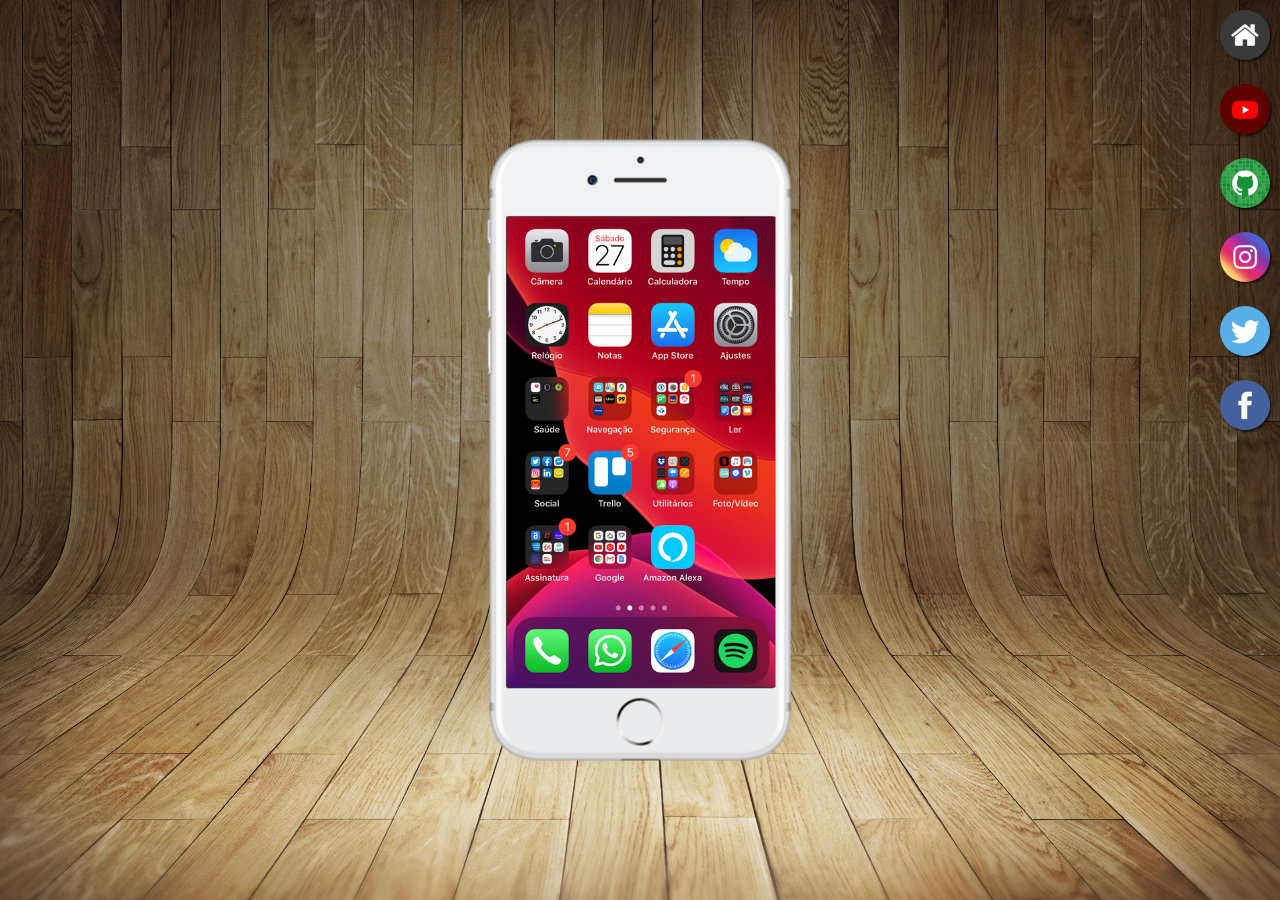
<file: index.html>
<!DOCTYPE html>
<html lang="pt-br">
<head>
    <meta charset="UTF-8">
    <meta name="viewport" content="width=device-width, initial-scale=1.0">
    <link rel="shortcut icon" href="favicon.ico" type="icone do site">
    <title>Minhas Redes Sociais</title>
    <link rel="stylesheet" href="estilos/style.css">
</head>
<body>
    <main>
        <section id="telefone">
            <iframe src="home.html" name="tela" id="tela" frameborder="0">
                Seu navegador não é compatível com isso.
            </iframe>
        </section>
        <section id="redes-sociais">
            <a href="home.html" target="tela"><img src="imagens/logo-home.jpg" alt="Home"></a><br>
            <a href="youtube.html" target="tela"><img src="imagens/logo-youtube.jpg" alt="YouTube"></a><br>
            <a href="github.html" target="tela"><img src="imagens/logo-github.jpg" alt="GitHub"></a><br>
            <a href="instagram.html" target="tela"><img src="imagens/logo-instagram.jpg" alt="Instagram"></a><br>
            <a href="#"><img src="imagens/logo-twitter.jpg" alt="Twitter"></a><br>
            <a href="#"><img src="imagens/logo-facebook.jpg" alt="Facebook"></a>
        </section>
    </main>
</body>
</html>
</file>
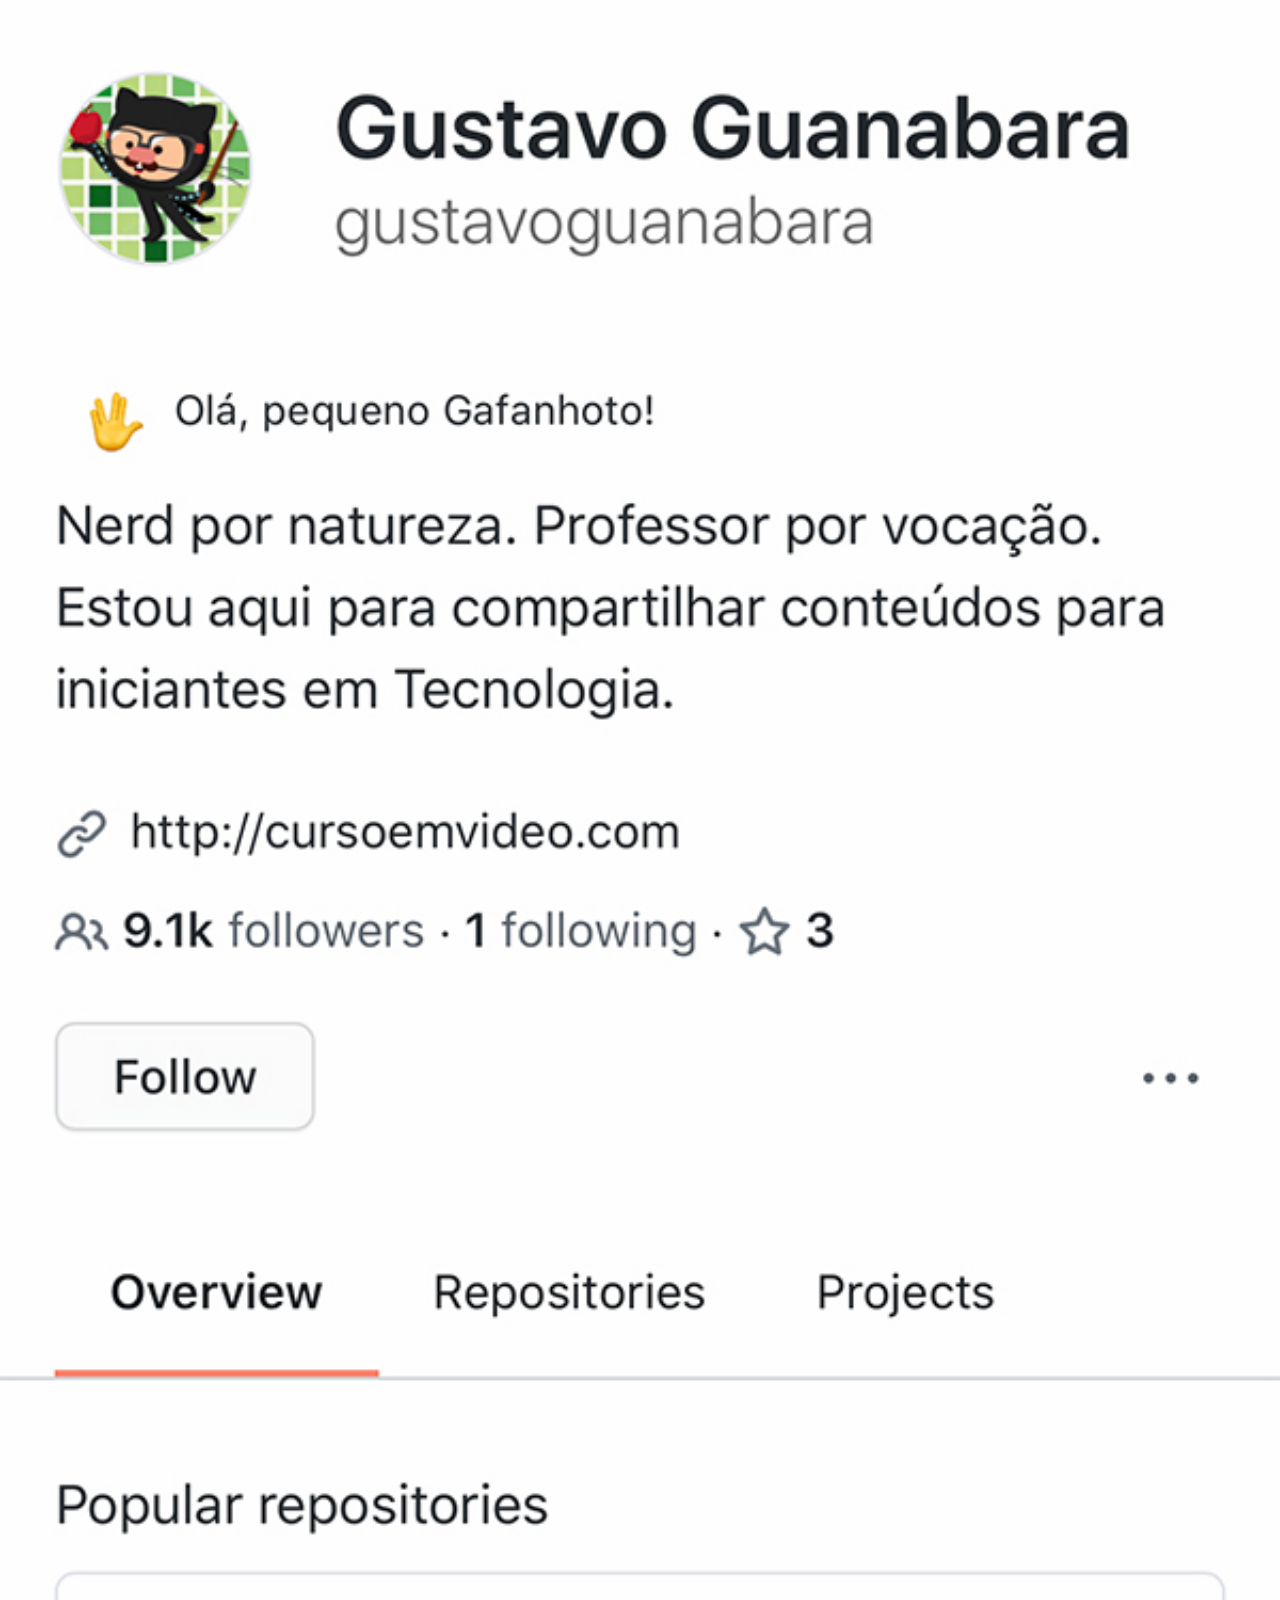
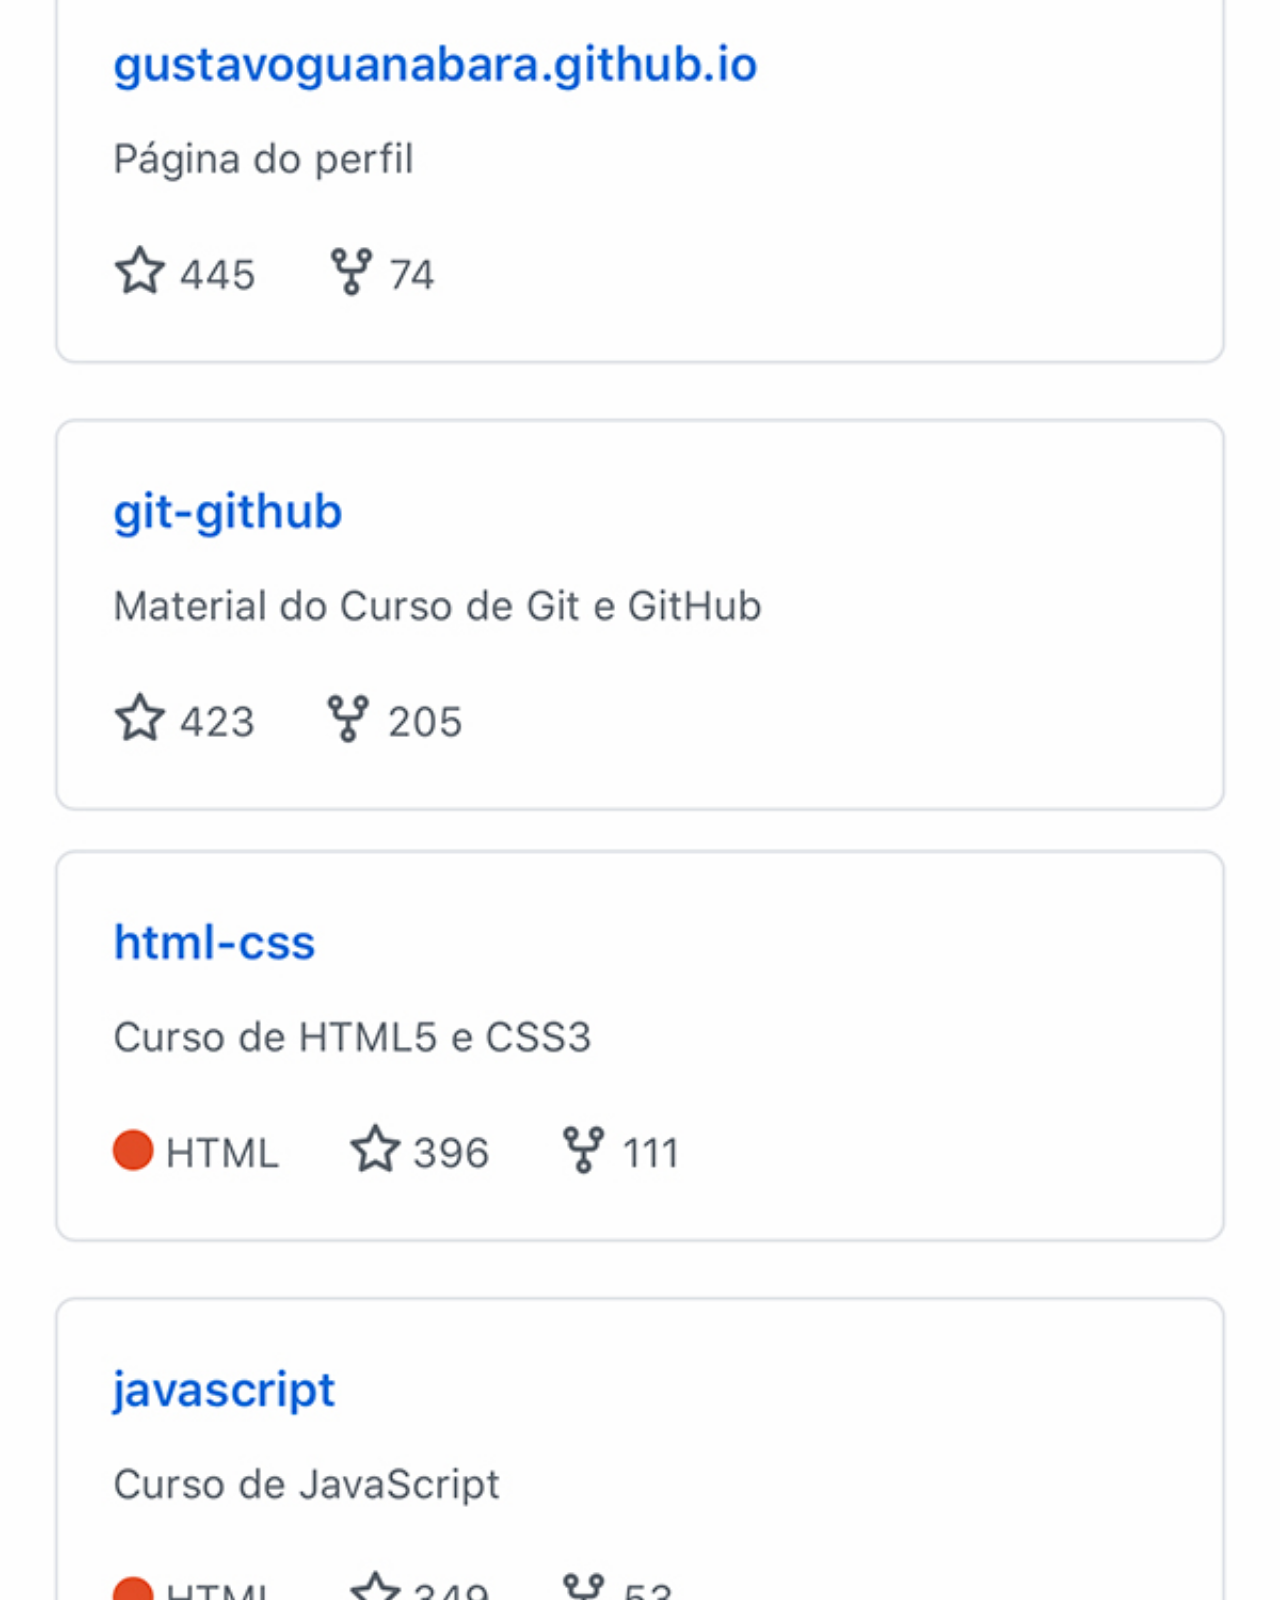
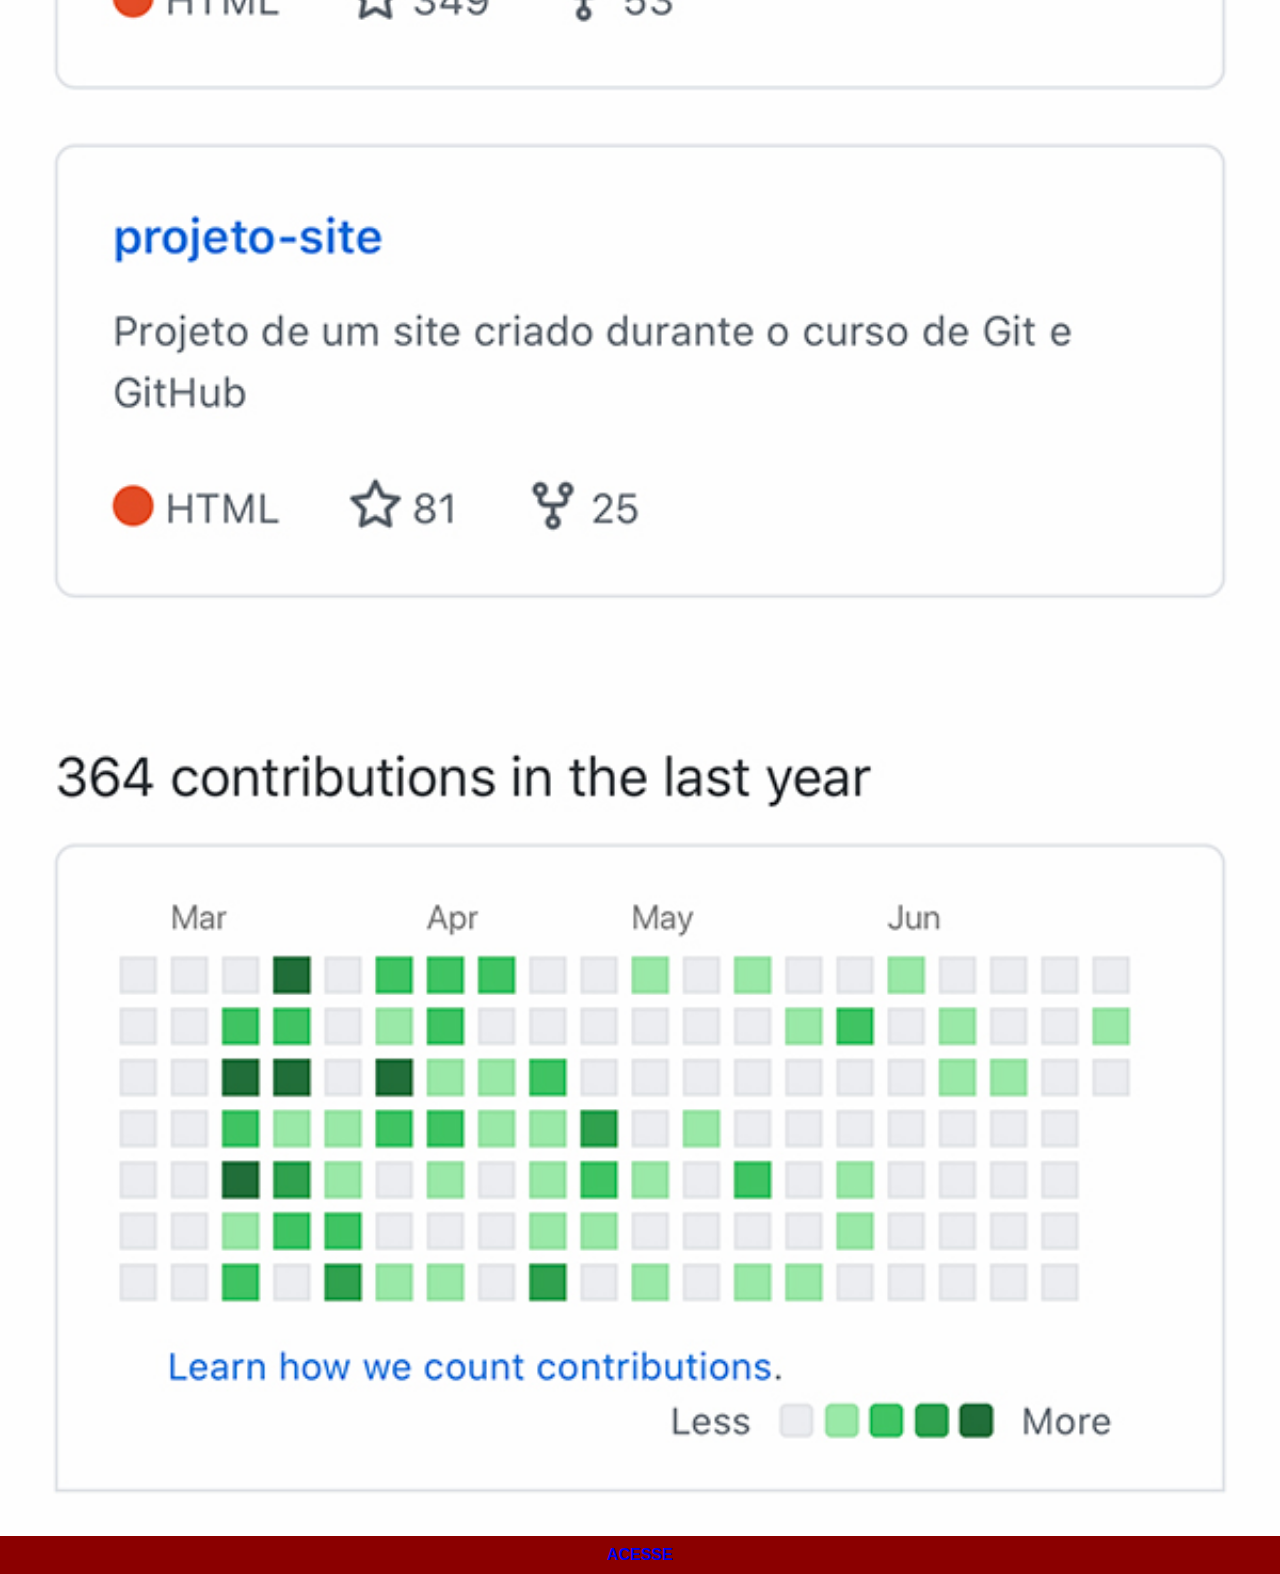
<file: github.html>
<!DOCTYPE html>
<html lang="pt-br">
<head>
    <meta charset="UTF-8">
    <meta name="viewport" content="width=device-width, initial-scale=1.0">
    <title>GitHub</title>
    <link rel="stylesheet" href="estilos/social.css">
</head>
<body>
    <img src="imagens/tela-github.jpg" alt="GitHub">
    <a href="https://gustavoguanabara.github.io" target="_blank">ACESSE</a>
</body>
</html>
</file>
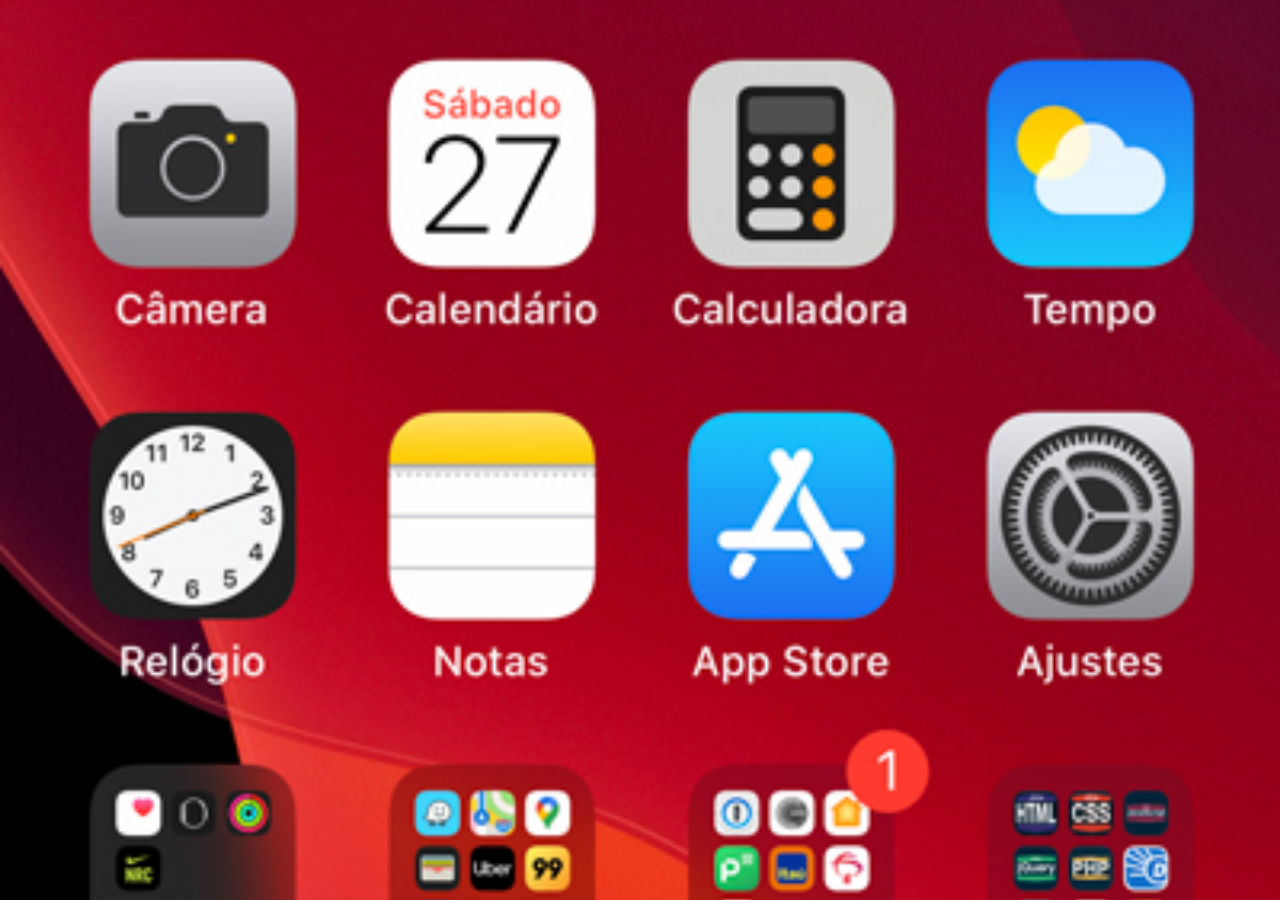
<file: home.html>
<!DOCTYPE html>
<html lang="pt-br">
<head>
    <meta charset="UTF-8">
    <meta name="viewport" content="width=device-width, initial-scale=1.0">
    <title>home</title>
</head>
<style>
    * {
        margin: 0;
        padding: 0;
    }

    body {
        width: 100vw;
        height: 100vh;
        background: black url('imagens/tela-home.jpg') no-repeat top center;
        background-size: cover;
    }
</style>
<body>
    
</body>
</html>
</file>
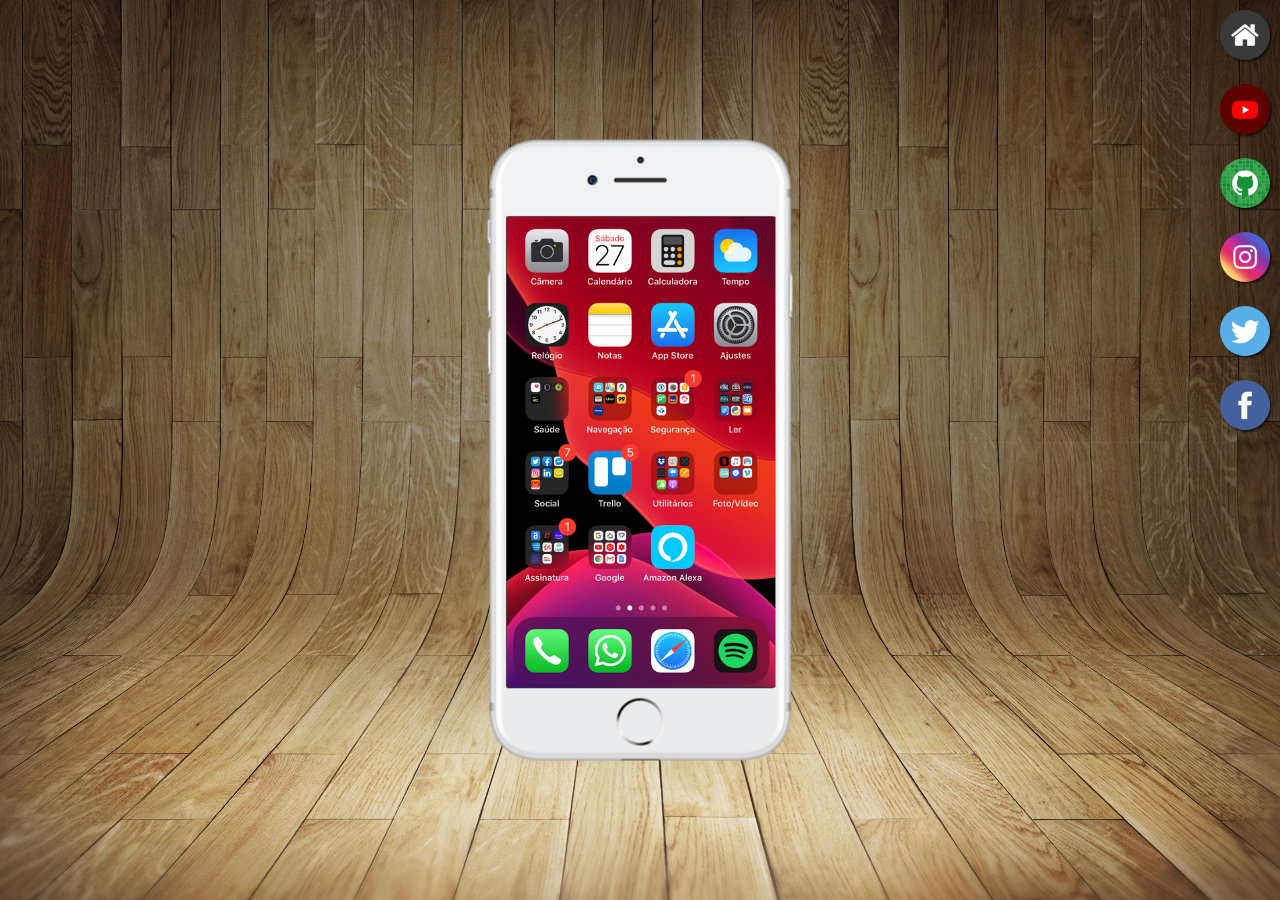
<file: index.html.html>
<!DOCTYPE html>
<html lang="pt-br">
<head>
    <meta charset="UTF-8">
    <meta name="viewport" content="width=device-width, initial-scale=1.0">
    <link rel="shortcut icon" href="favicon.ico" type="icone do site">
    <title>Minhas Redes Sociais</title>
    <link rel="stylesheet" href="estilos/style.css">
</head>
<body>
    <main>
        <section id="telefone">
            <iframe src="home.html" name="tela" id="tela" frameborder="0">
                Seu navegador não é compatível com isso.
            </iframe>
        </section>
        <section id="redes-sociais">
            <a href="#" target="tela"><img src="imagens/logo-home.jpg" alt="Home"></a><br>
            <a href="#"><img src="imagens/logo-youtube.jpg" alt="YouTube"></a><br>
            <a href="#"><img src="imagens/logo-github.jpg" alt="GitHub"></a><br>
            <a href="#"><img src="imagens/logo-instagram.jpg" alt="Instagram"></a><br>
            <a href="#"><img src="imagens/logo-twitter.jpg" alt="Twitter"></a><br>
            <a href="#"><img src="imagens/logo-facebook.jpg" alt="Facebook"></a>
        </section>
    </main>
</body>
</html>
</file>
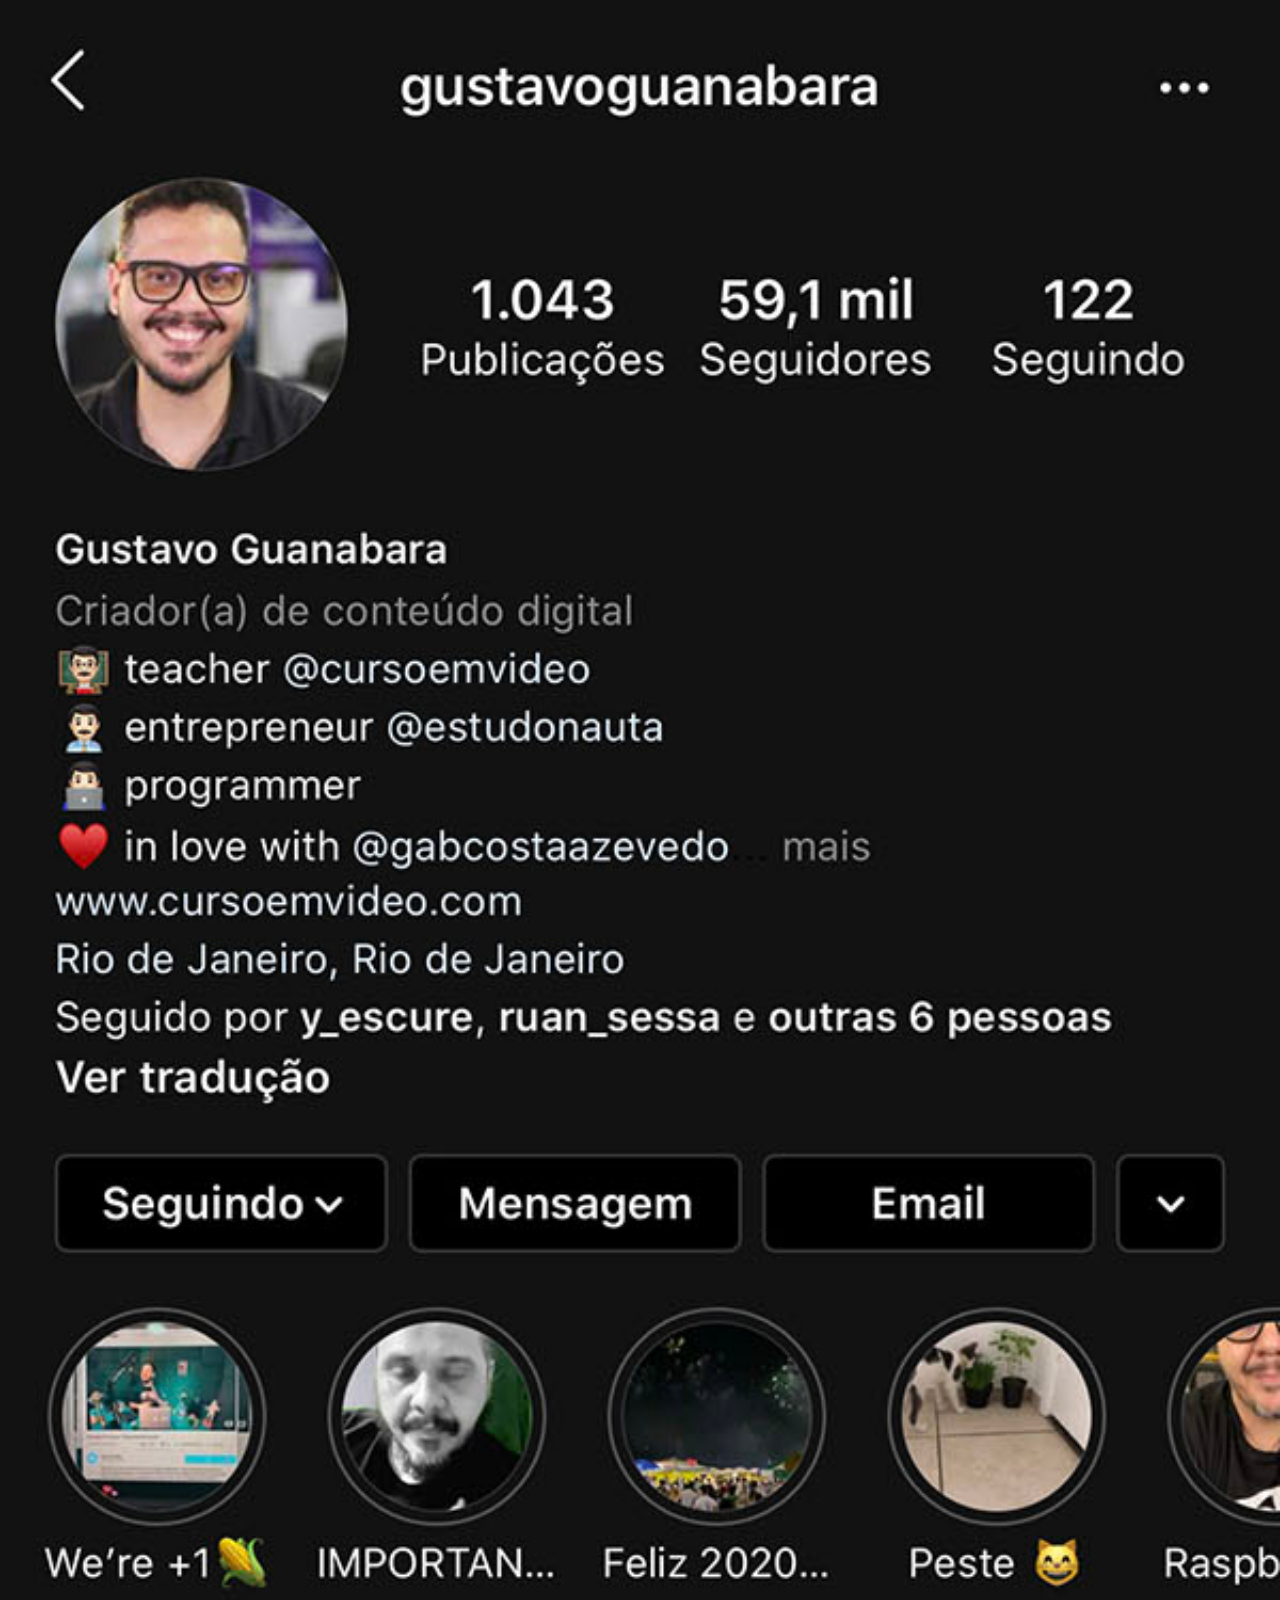
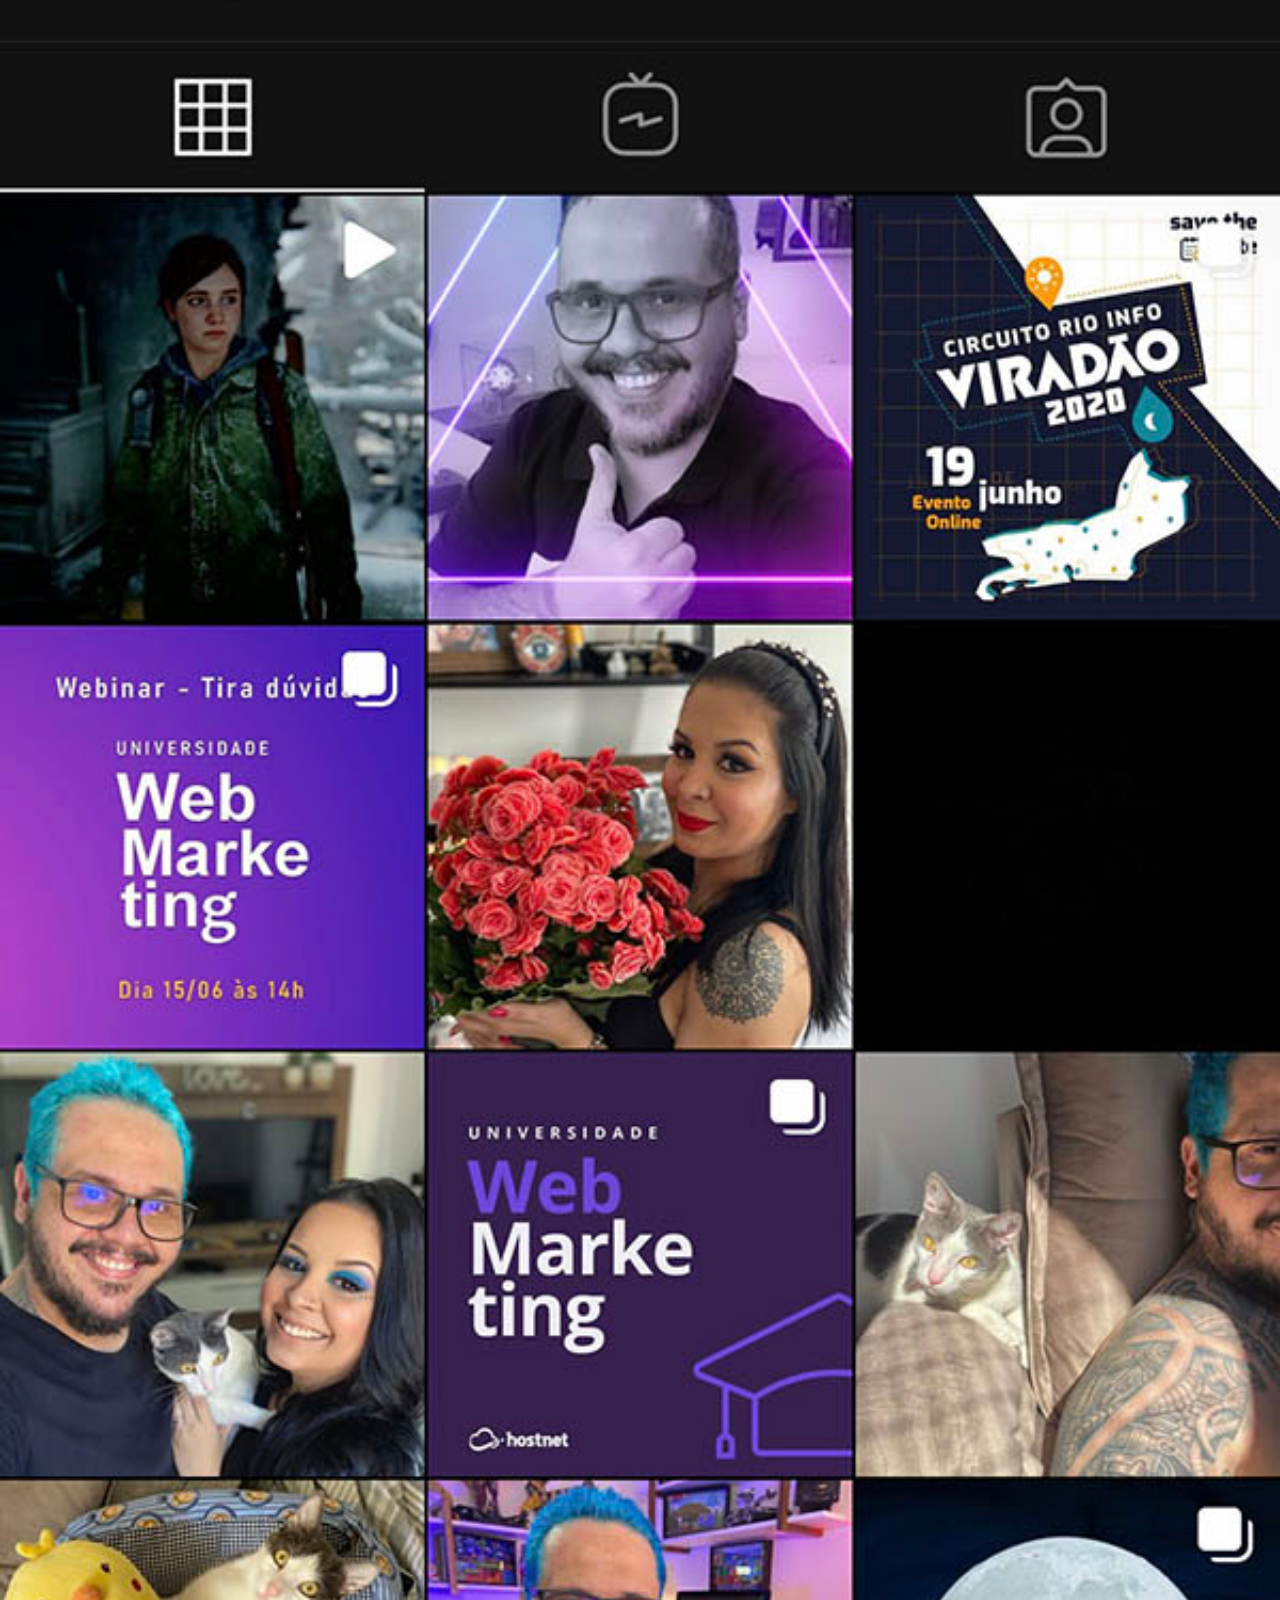
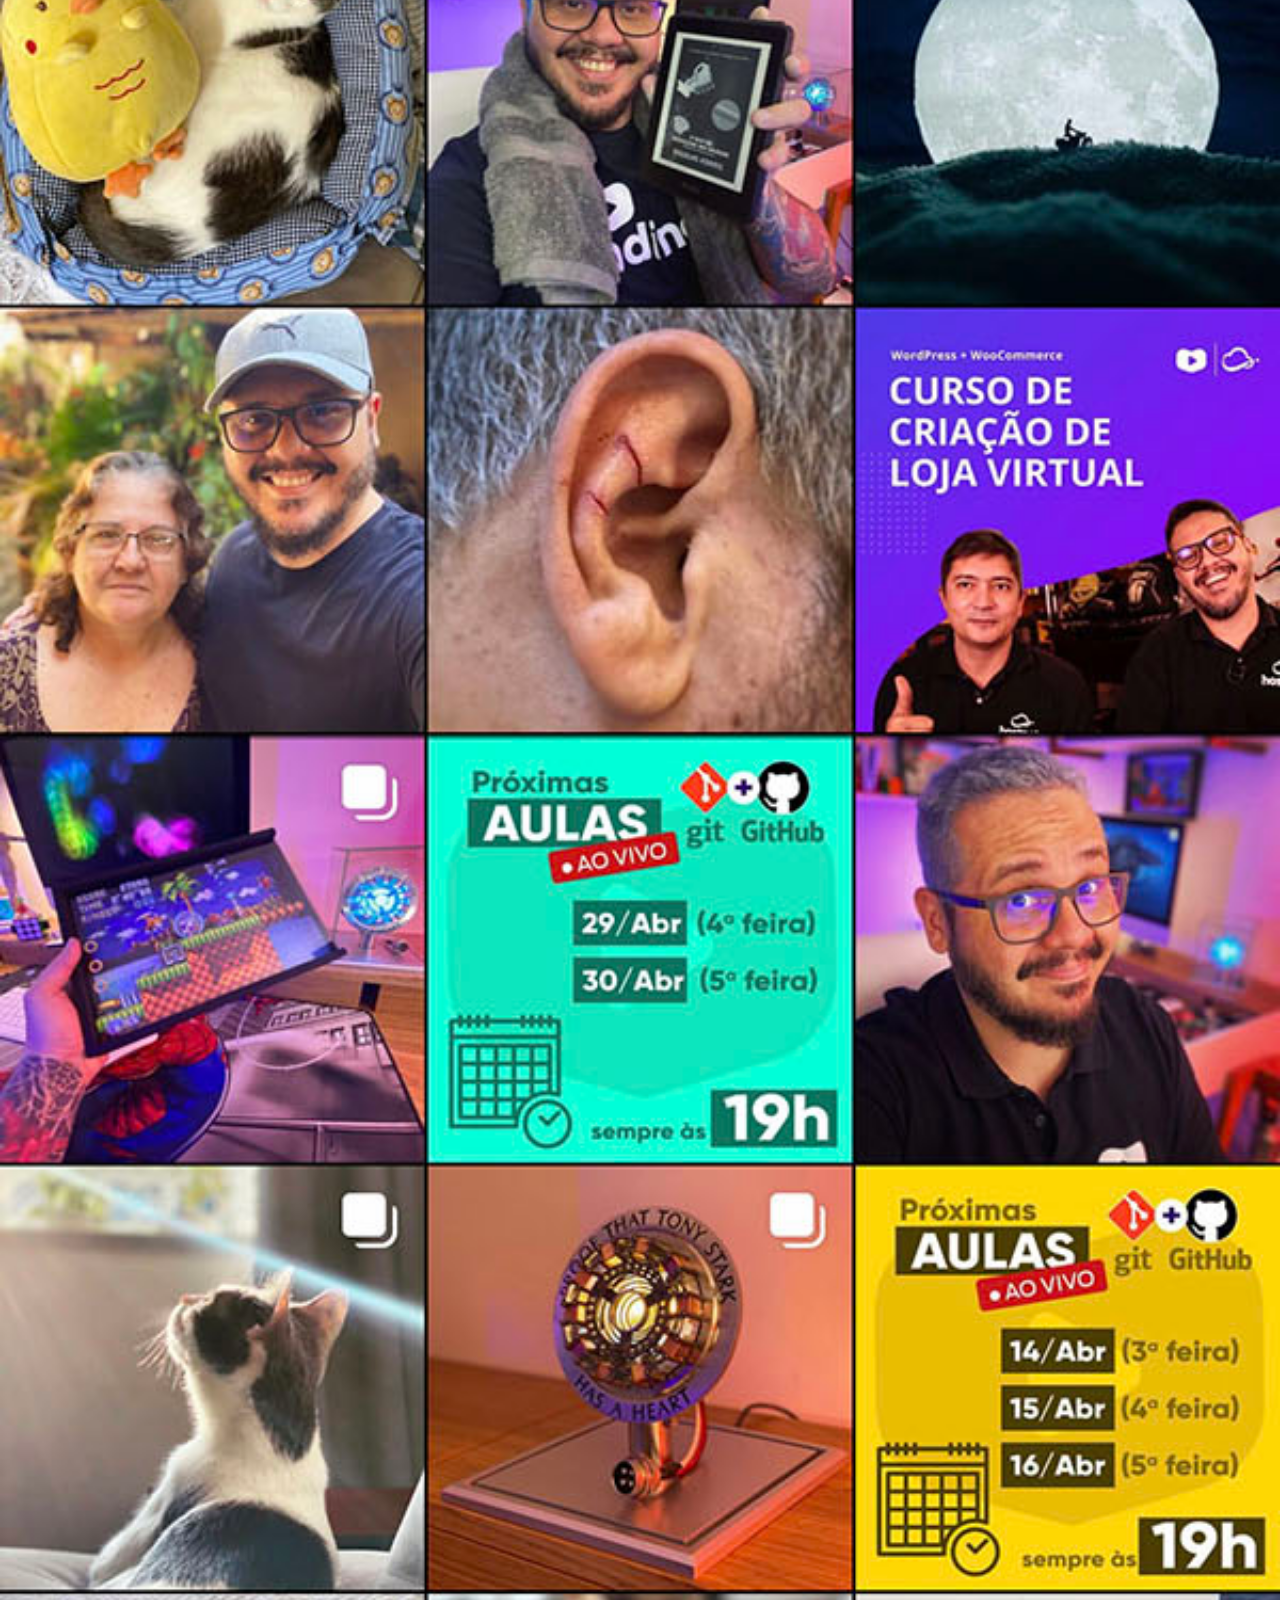
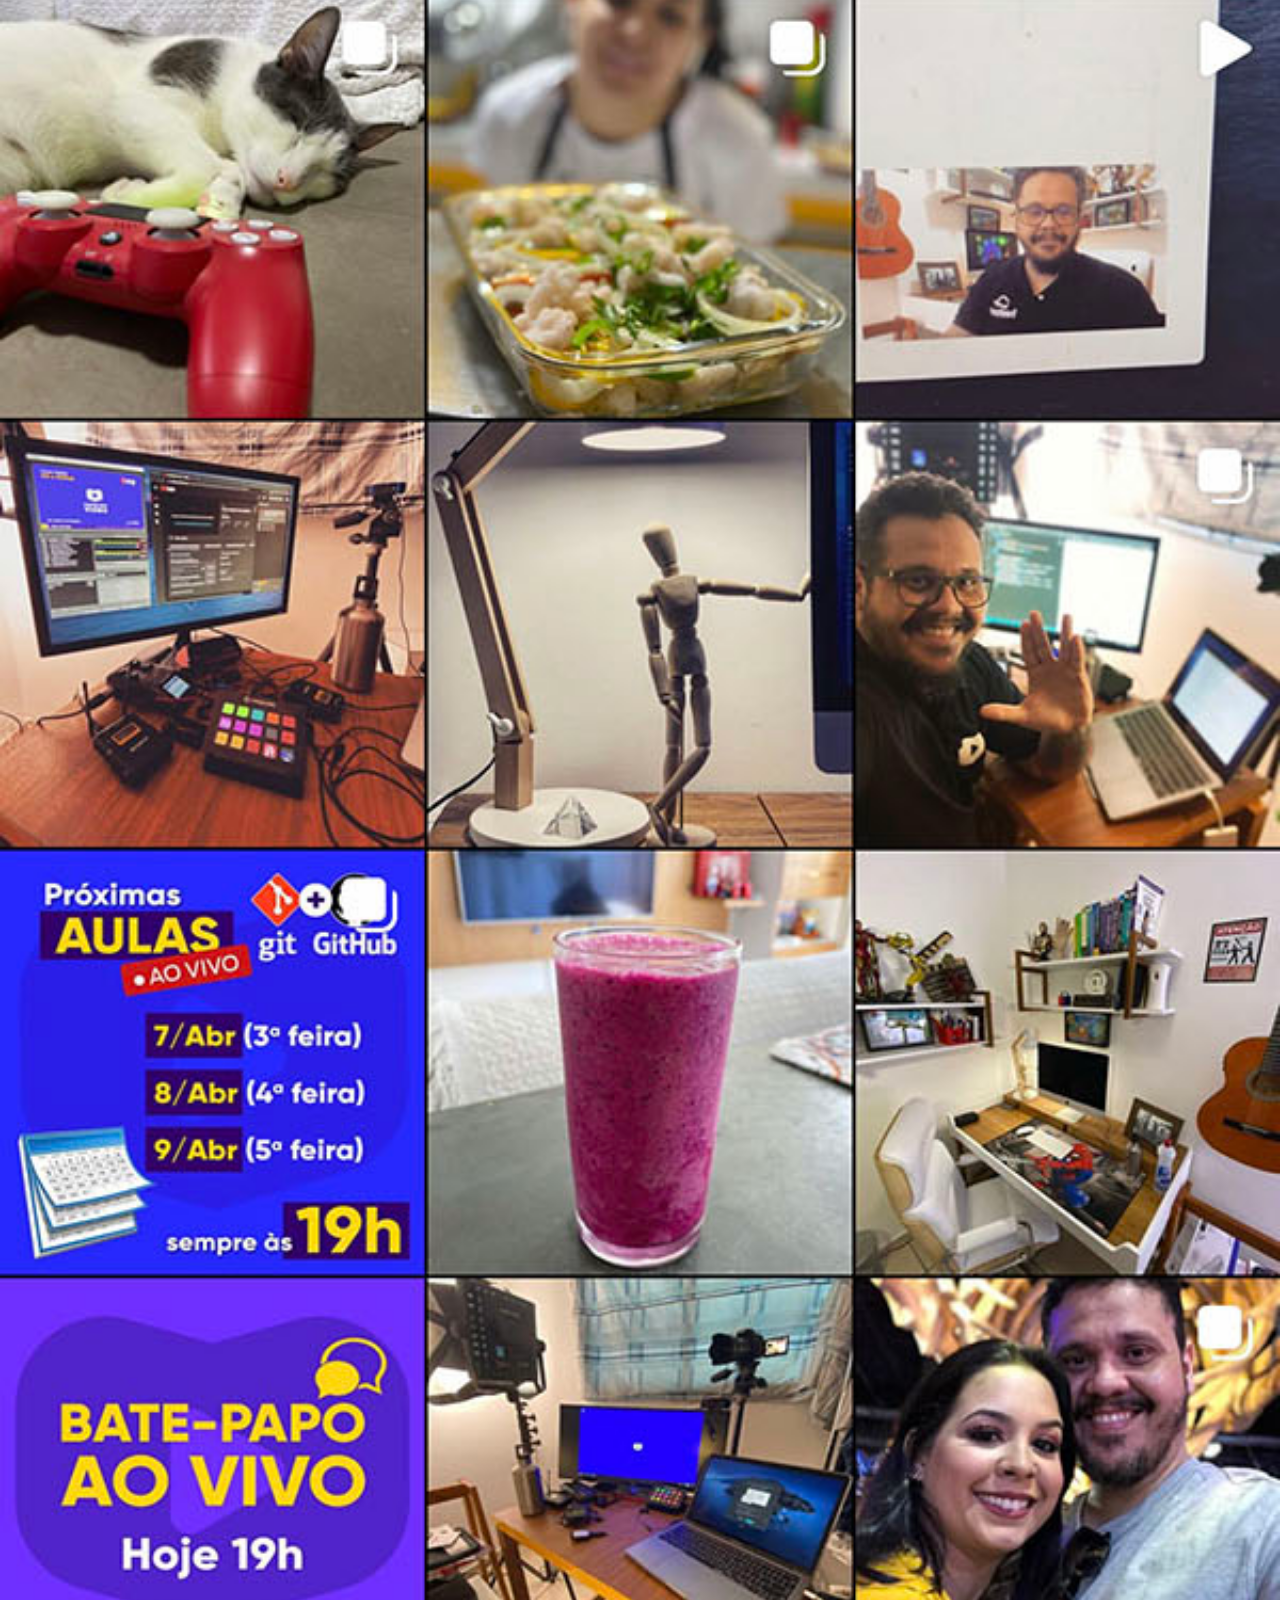
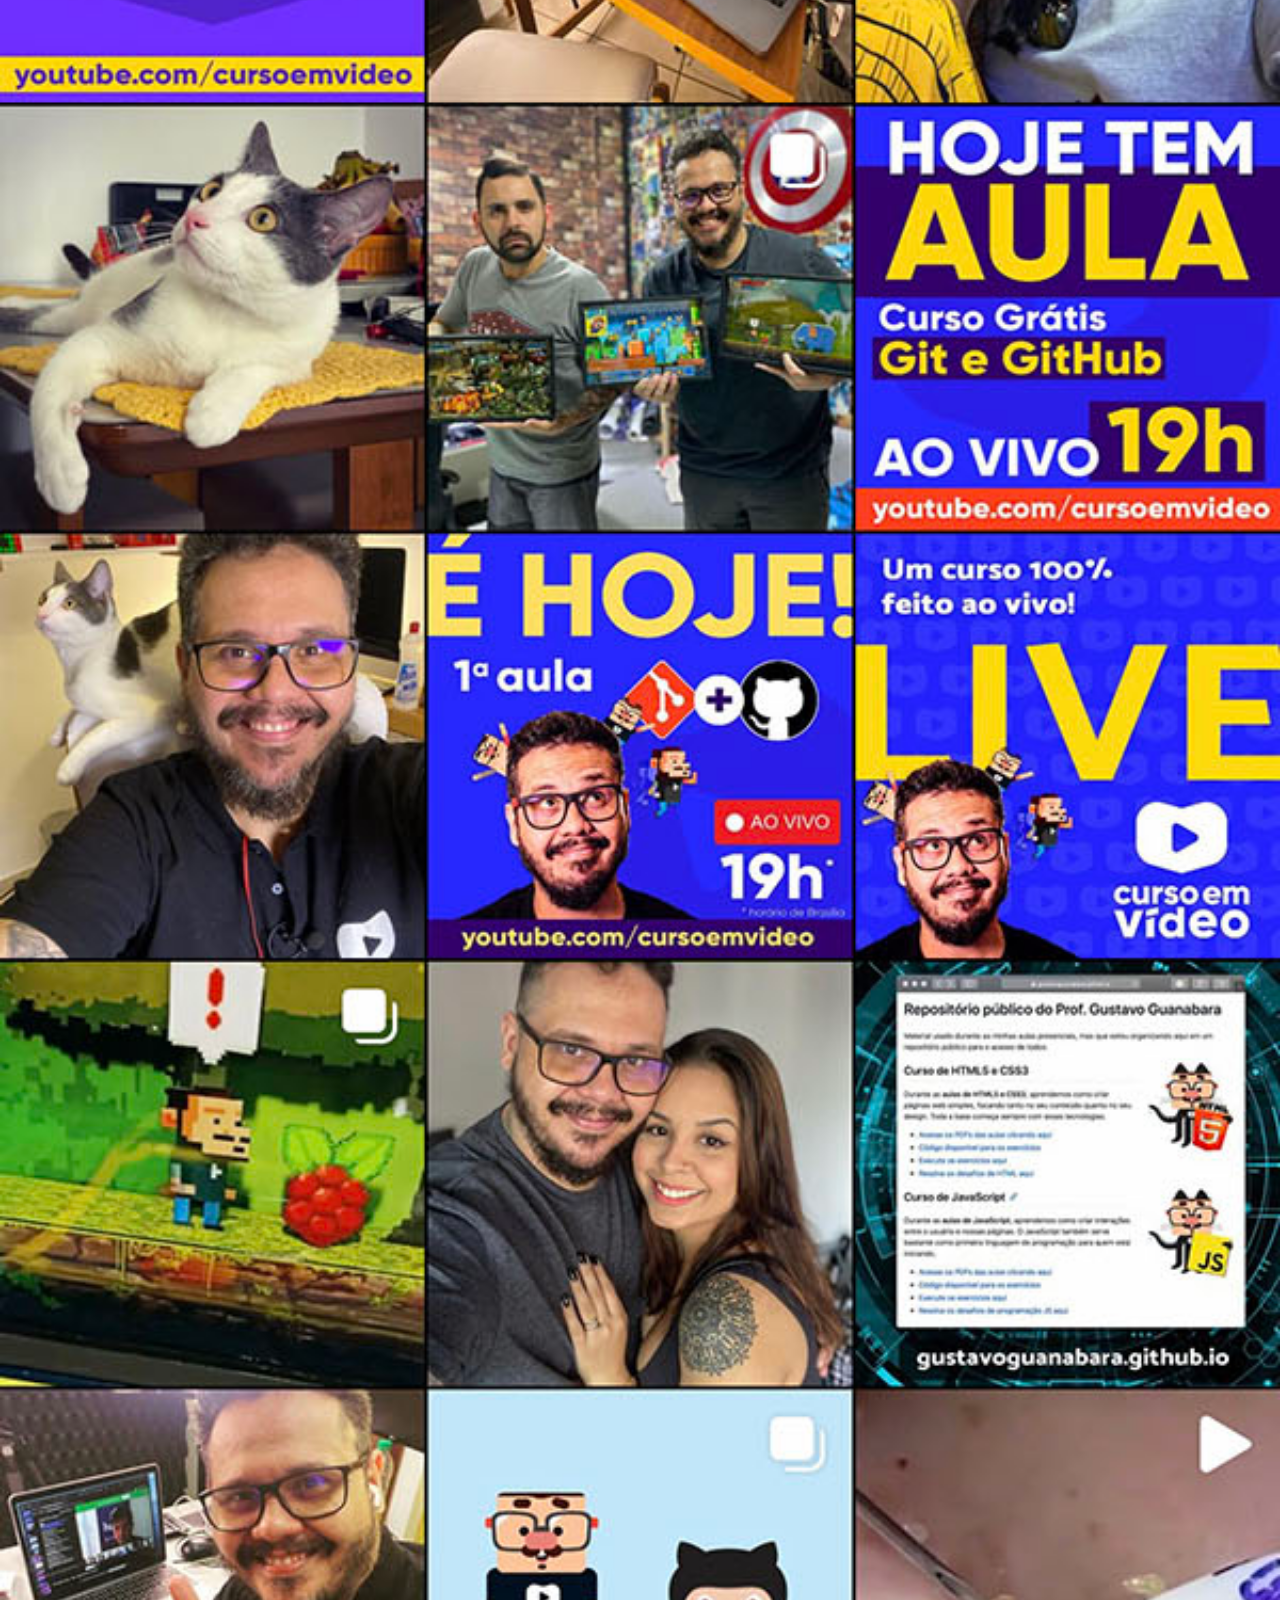
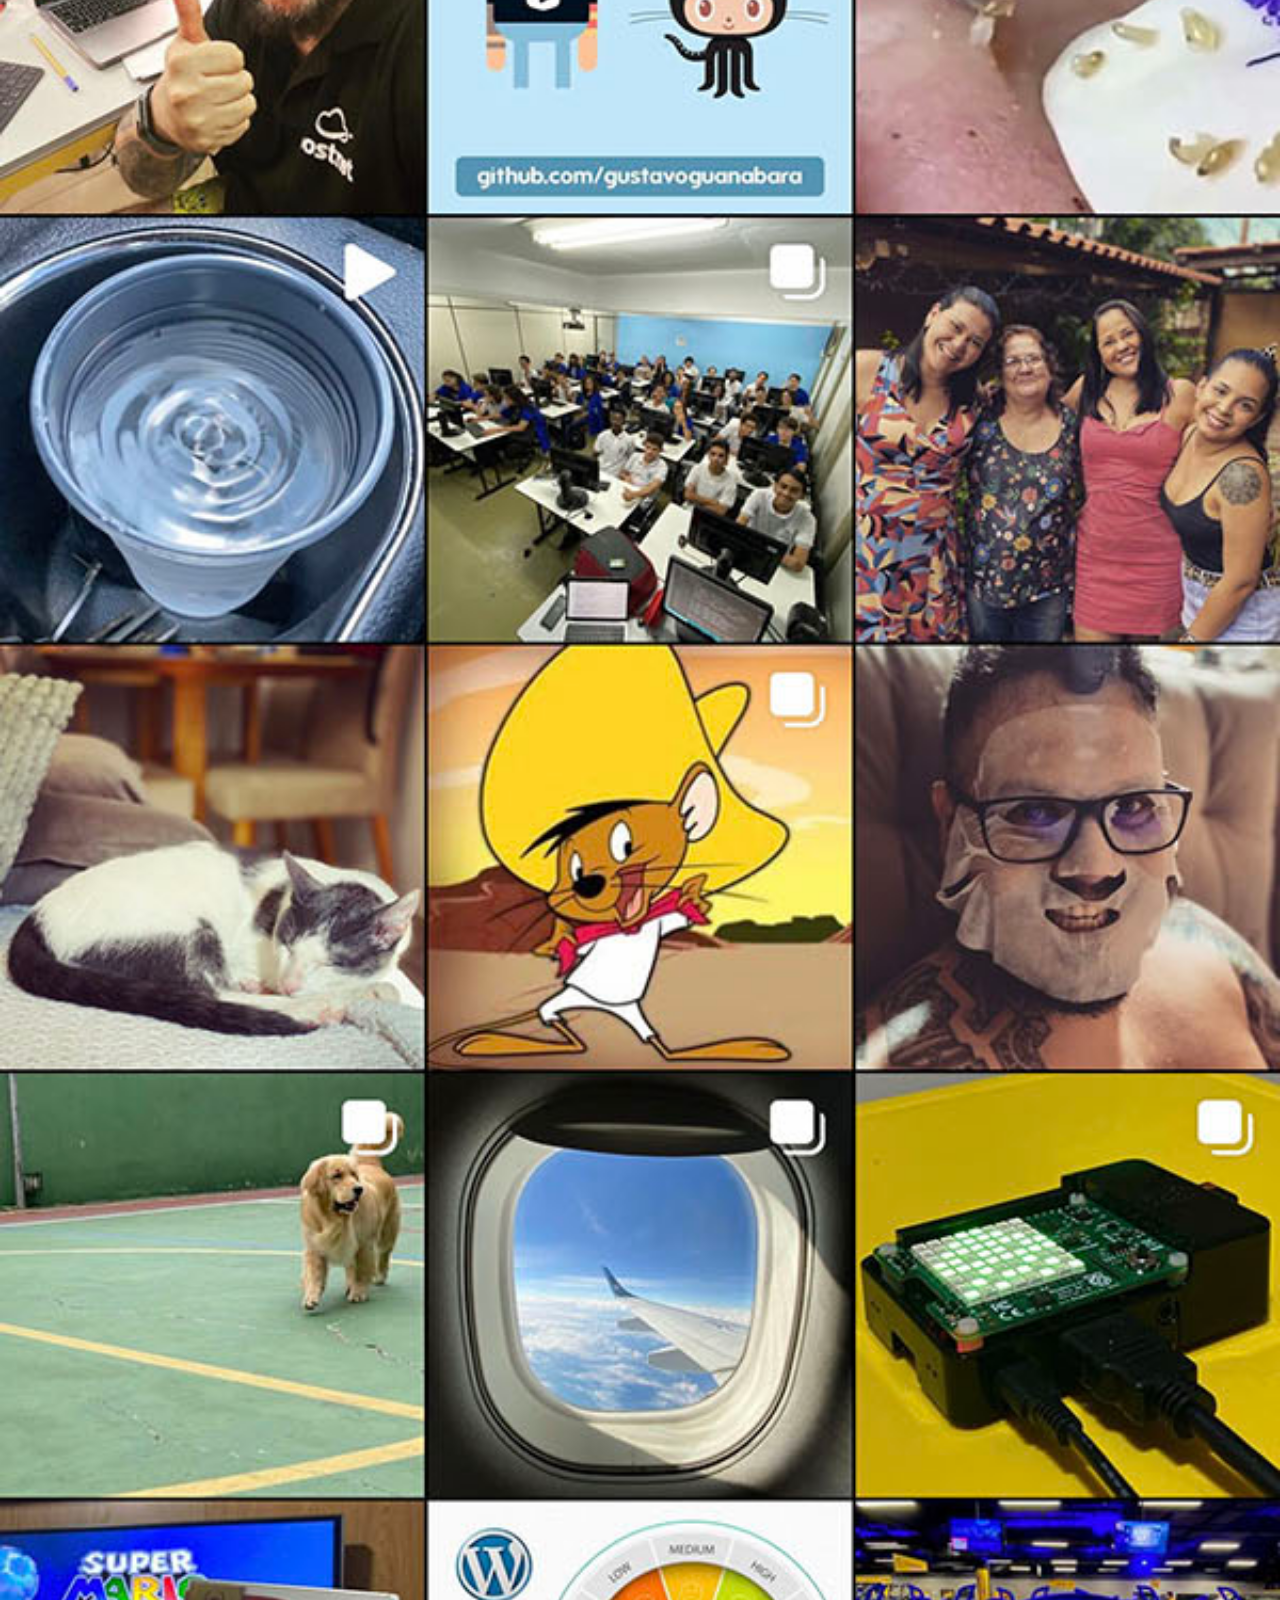
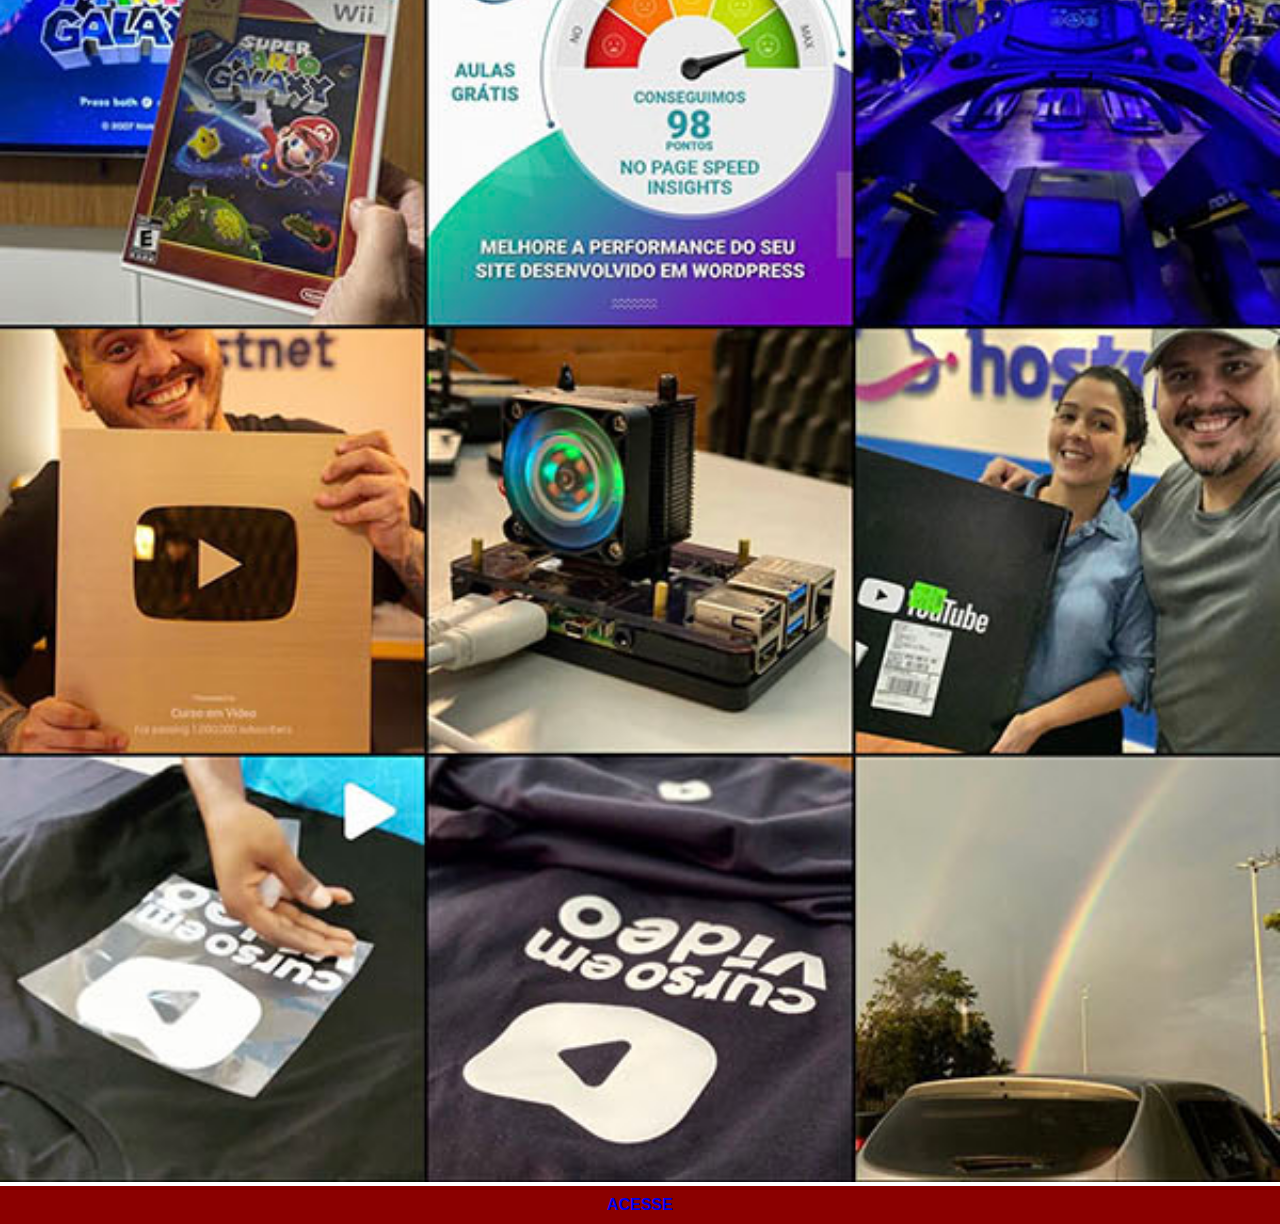
<file: instagram.html>
<!DOCTYPE html>
<html lang="pt-br">
<head>
    <meta charset="UTF-8">
    <meta name="viewport" content="width=device-width, initial-scale=1.0">
    <title>Instagram</title>
    <link rel="stylesheet" href="estilos/social.css">
</head>
<body>
    <img src="imagens/tela-instagram.jpg" alt="Instagram">
    <a href="https://www.cabalhelix.com" target="_blank">ACESSE</a>
</body>
</html>
</file>
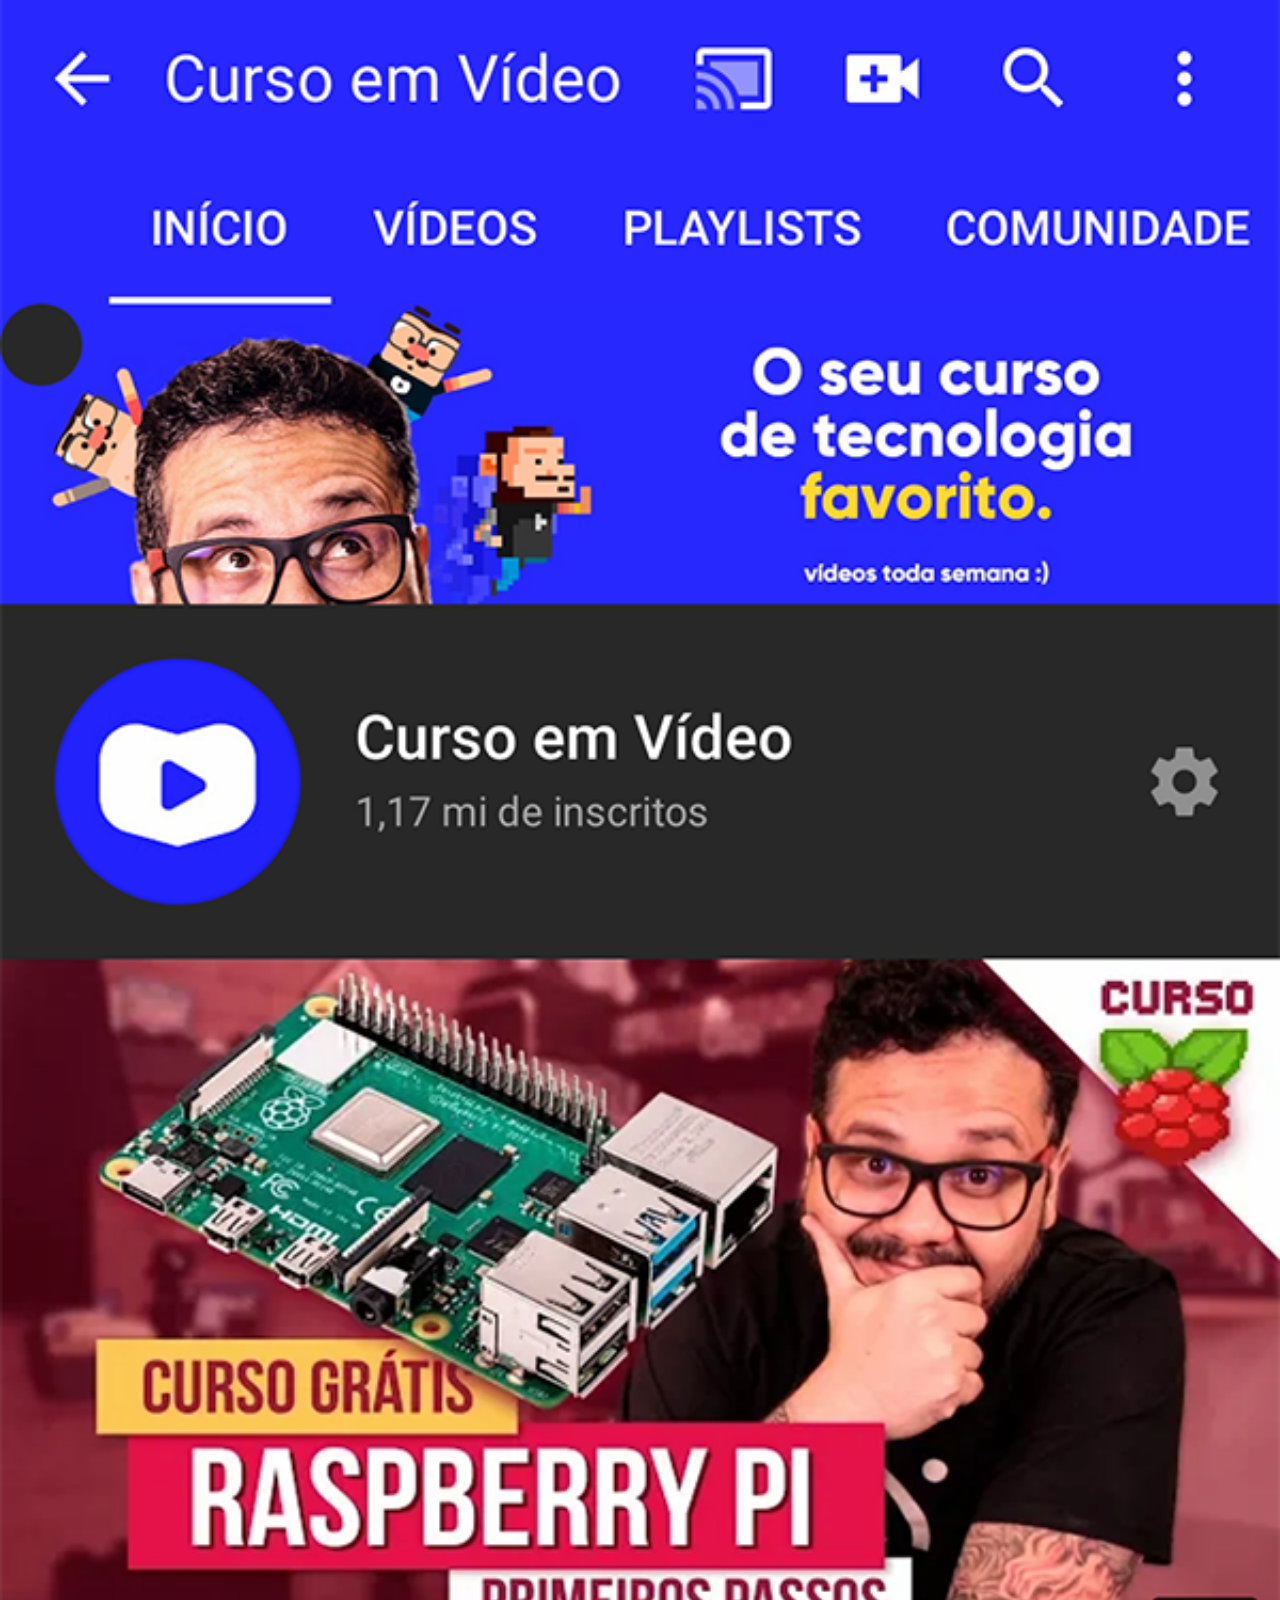
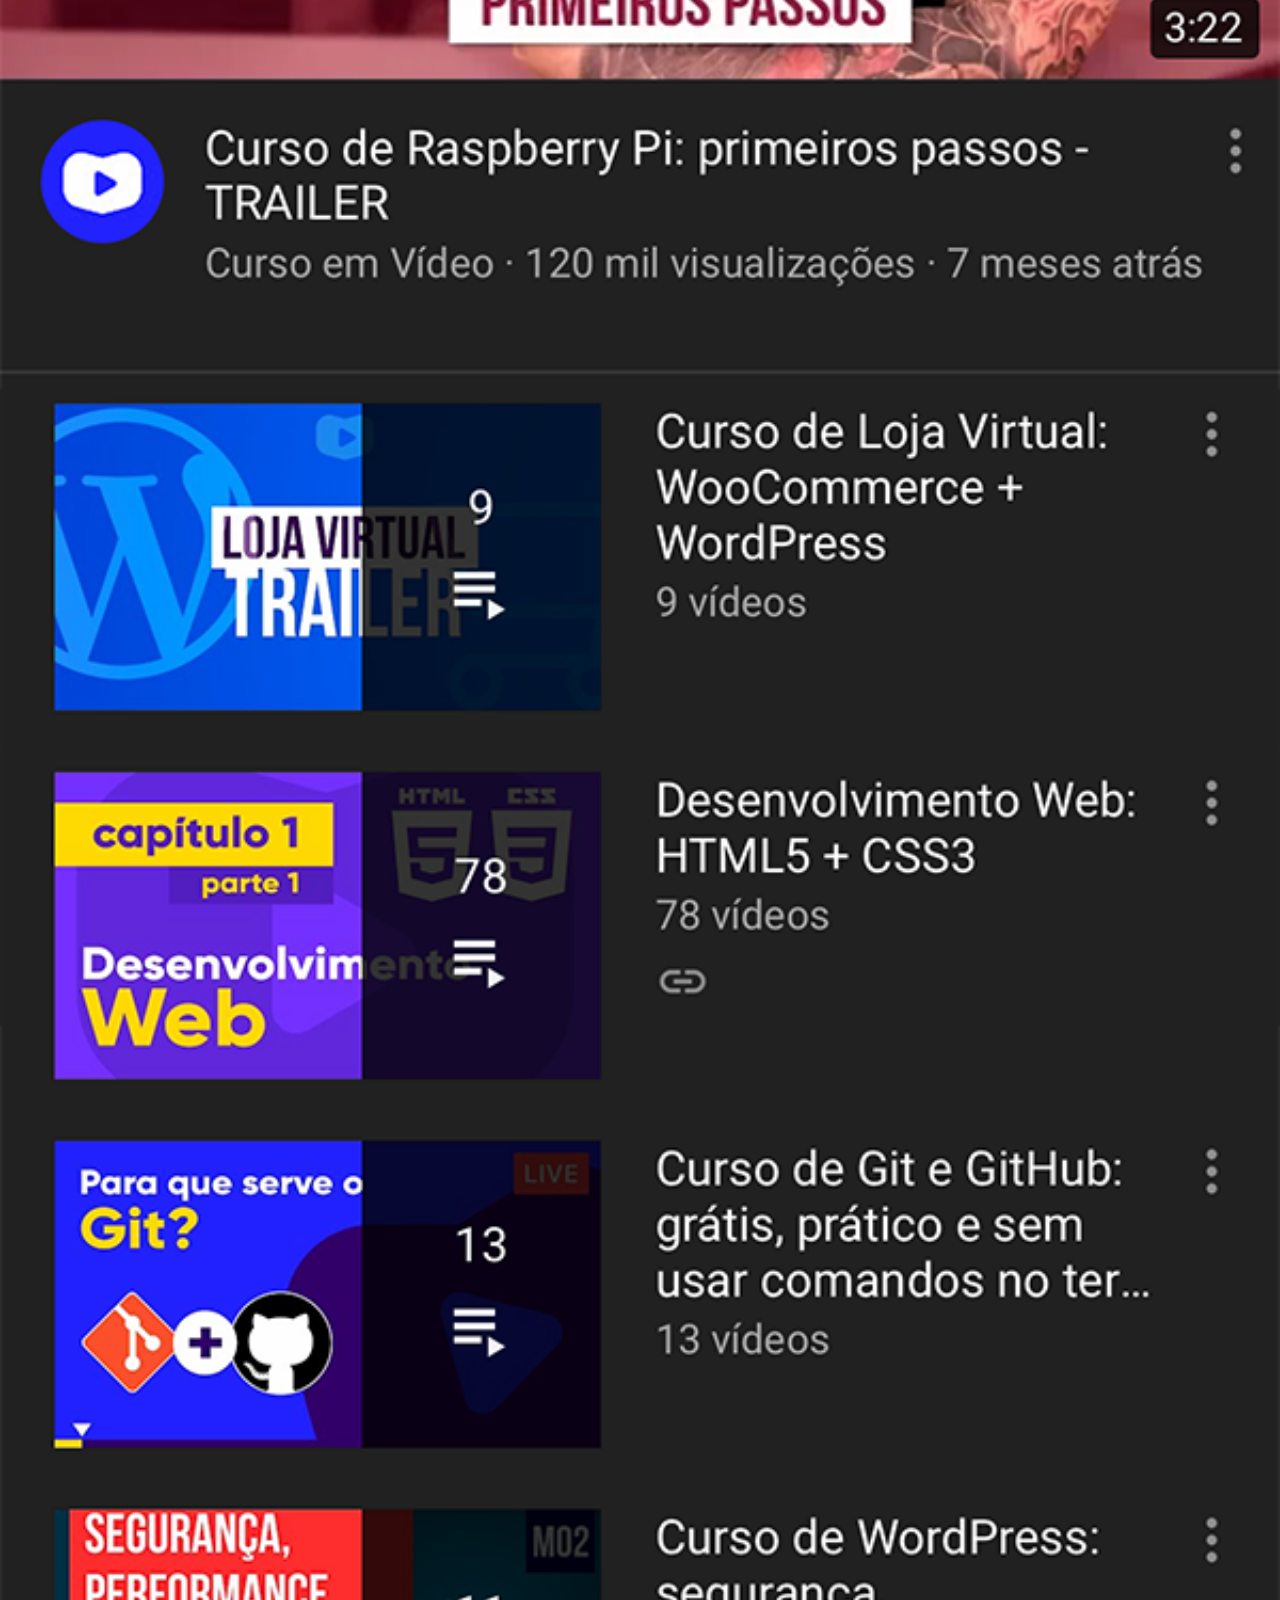
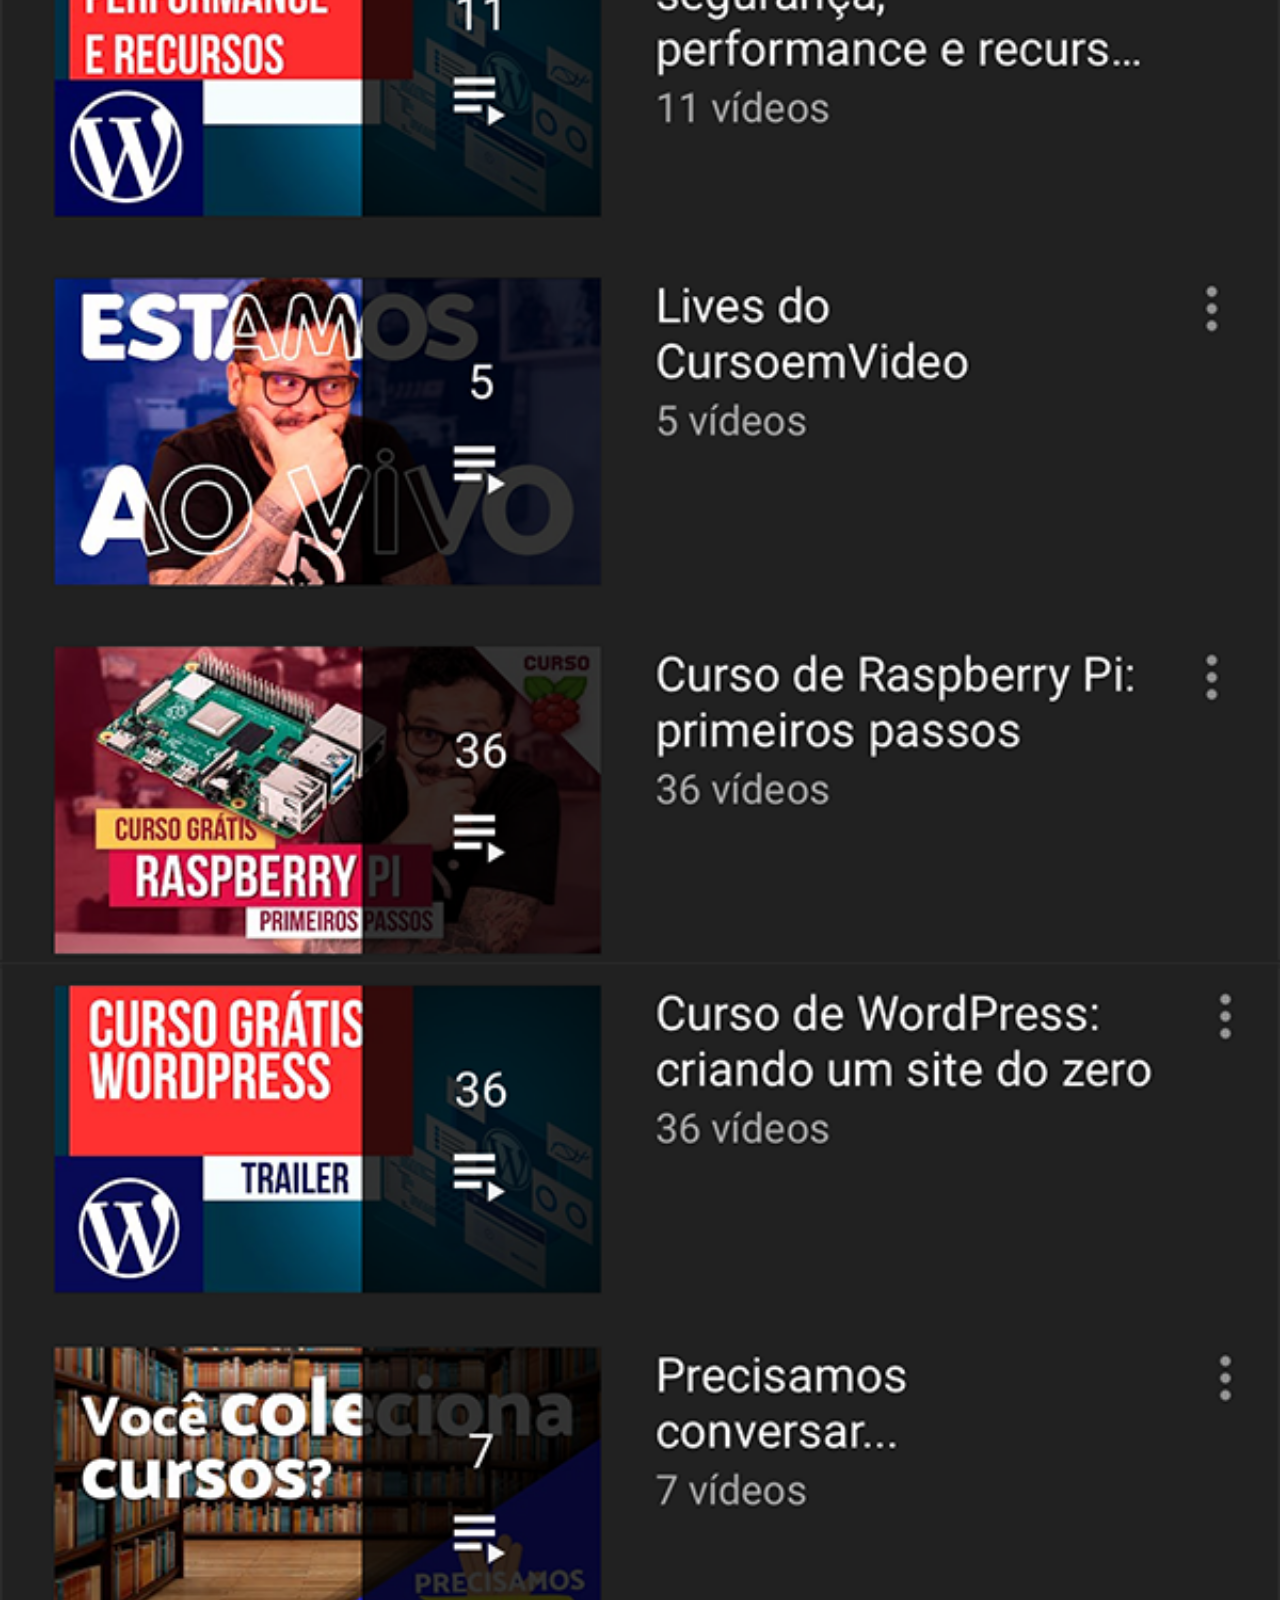
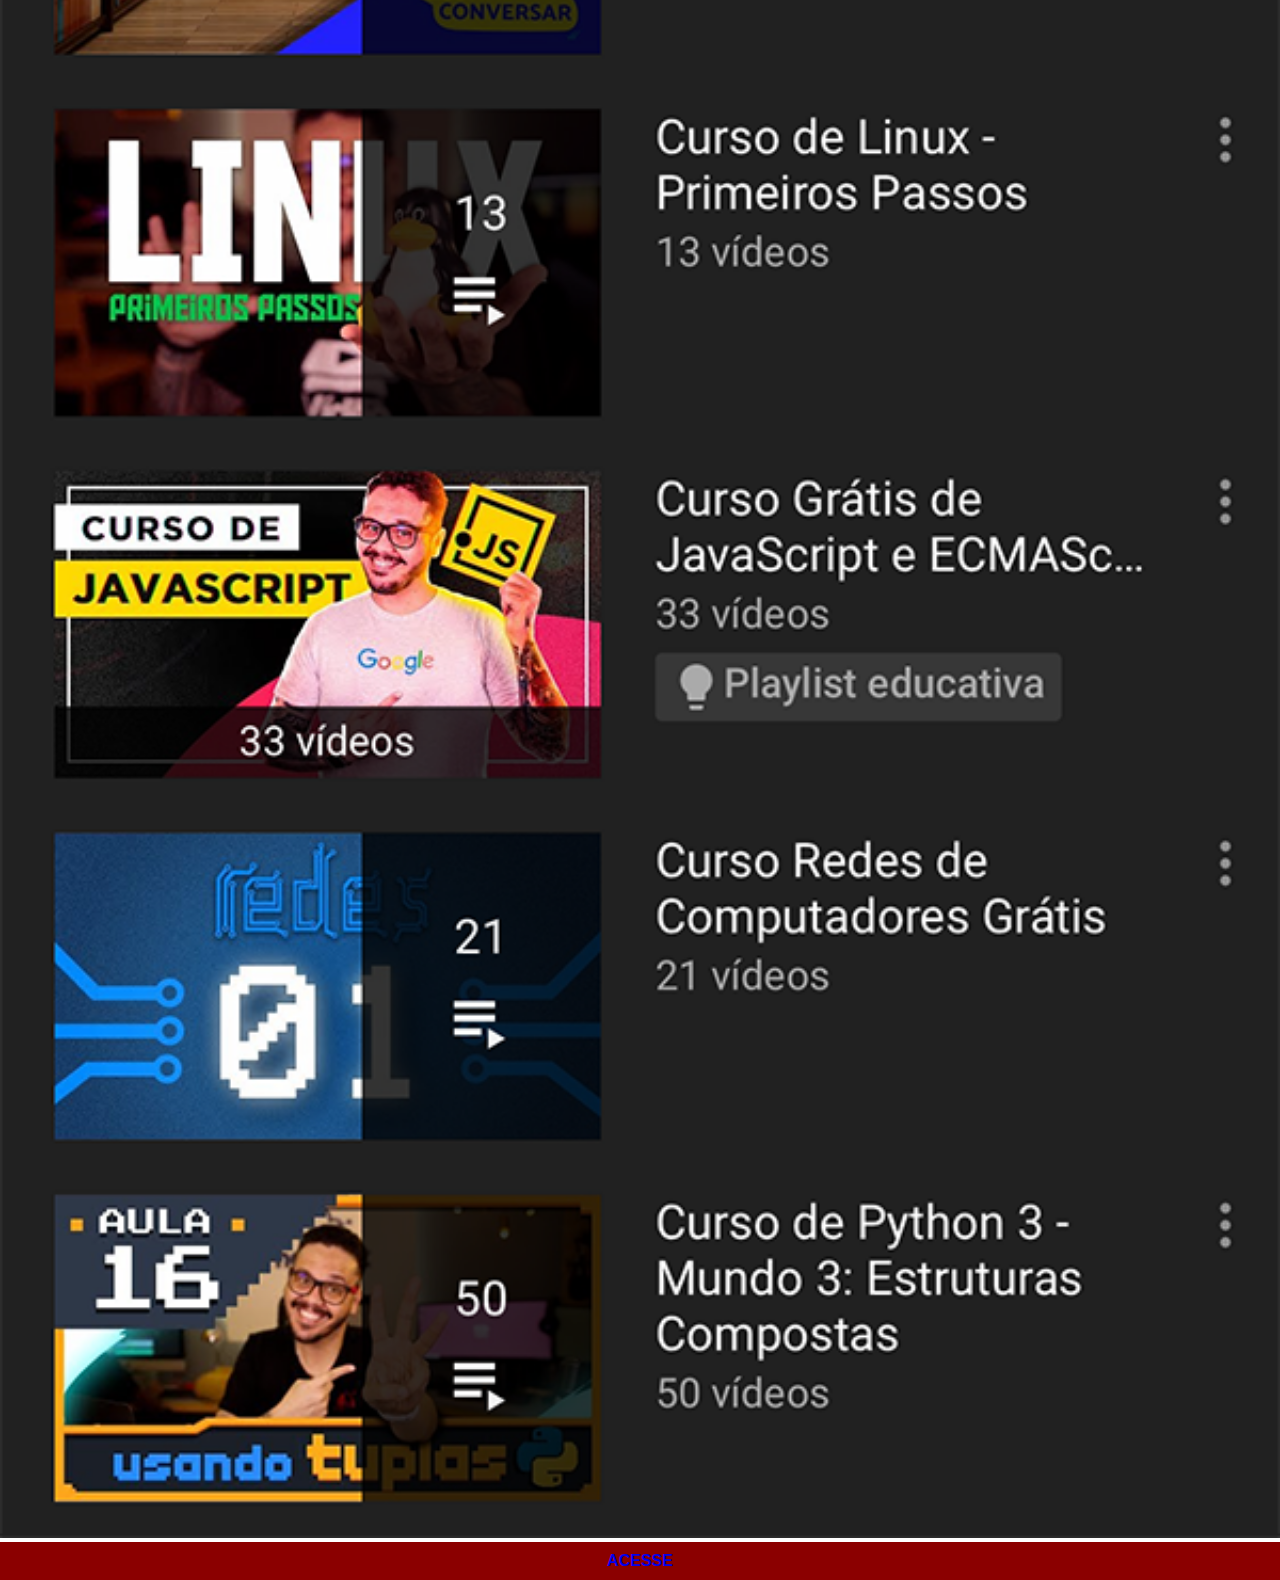
<file: youtube.html>
<!DOCTYPE html>
<html lang="en">
<head>
    <meta charset="UTF-8">
    <meta name="viewport" content="width=device-width, initial-scale=1.0">
    <title>YouTube</title>
    <link rel="stylesheet" href="estilos/social.css">
</head>
<body>
    <img src="imagens/tela-youtube.png" alt="YouTube">
    <a href="https://www.youtube.com/user/cursosemvideo/playlists" target="_blank">ACESSE</a>
</body>
</html>
</file>
<file: estilos/style.css>
@charset "UTF-8";

* {
    margin: 0;
    padding: 0;
    font-family: Arial, Helvetica, sans-serif;
}

html, body {
    height: 100vh;
    width: 100vw;
    background-color: black;
}

body {
    background: url('../imagens/fundo-madeira.jpg') no-repeat top center;
    background-size: cover;
    background-attachment: fixed;
}

main {
    height: 100vh;
    position: relative;
}

section#telefone {
    position: absolute;
    top: 50%;
    left: 50%;
    transform: translate(-50%, -50%);

    height: 627px;
    width: 311px;
    background-color: blue;
    background: url('../imagens/frame-iphone.png') no-repeat;
}

iframe#tela {
    position: relative;
    top: 80px;
    left: 22px;
    width: 269px;
    height: 471px;
}

section#redes-sociais {
    text-align: right;
}

section#redes-sociais img {
    width: 50px;
    border-radius: 50%;
    margin: 10px;
    box-shadow: 2px 2px 2px rgba(0, 0, 0, 0.555);
    box-sizing: border-box;
}

section#redes-sociais img:hover {
    border: 2px solid rgba(255, 255, 255, 0.473);
    transform: translate(-2px, -2px);
    box-shadow: 4px 4px 8px rgba(0, 0, 0, 0.582);
    transition: transform .3s;
}
</file>
<file: estilos/social.css>
* {
            margin: 0px;
            padding: 0px;
            font-family: Arial, Helvetica, sans-serif;
        }

        ::-webkit-scrollbar {
            width: 0px;
            height: 0px;
        }

        img {
            width: 100vw;
        }

        a {
            display: block;
            background-color: darkred;
            padding: 10px;
            text-align: center;
            font-weight: bolder;
            text-decoration: none;
        }

        a:hover {
            background-color: red;
        }
</file>
